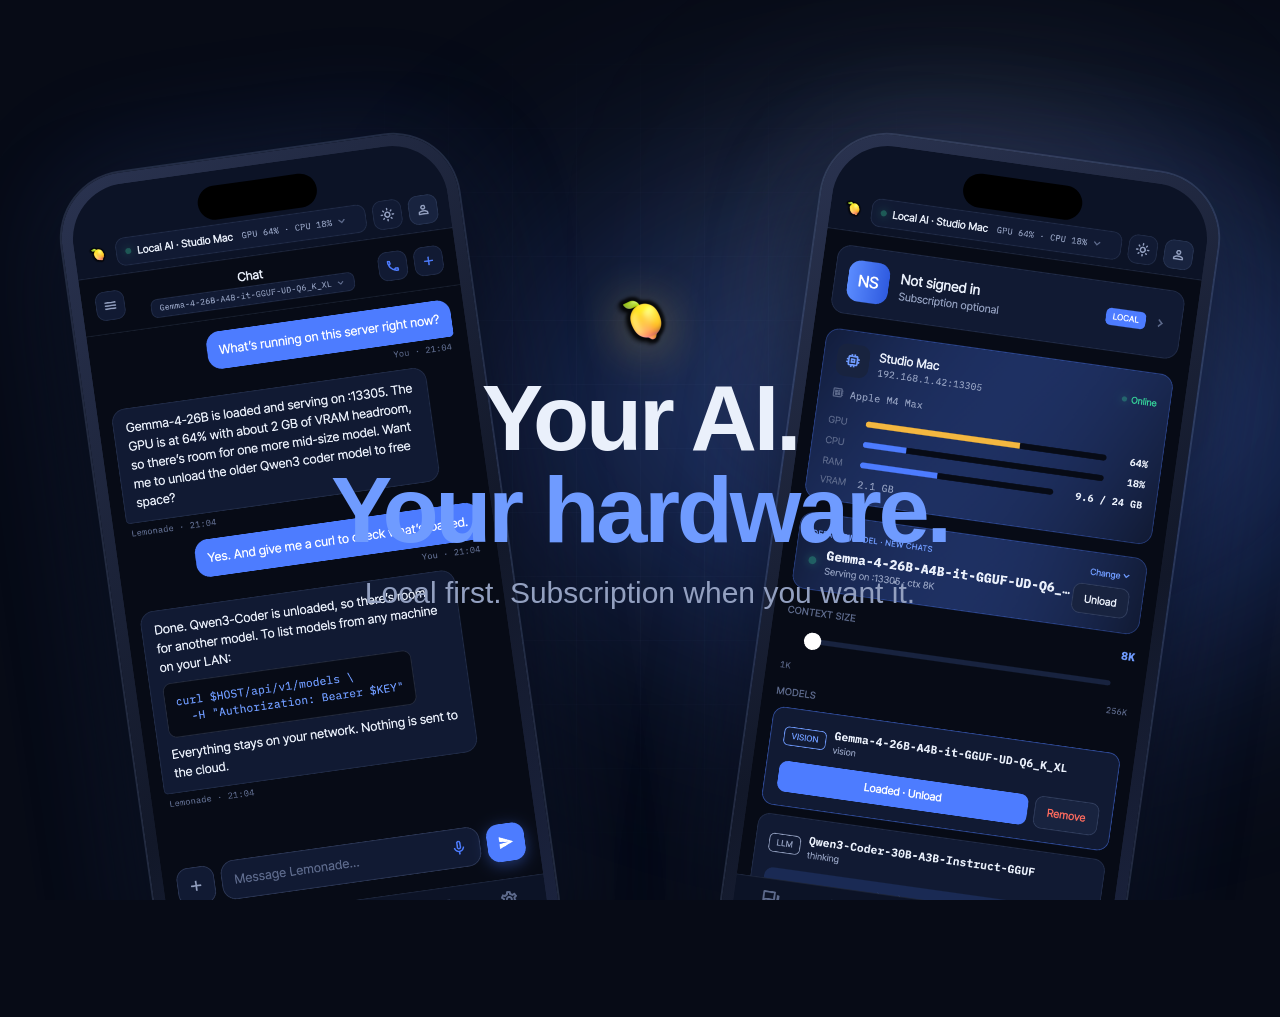
<file: tool/store_ads/header.html>
<!doctype html>
<!-- Product page header: 21:9, rendered at 1920x823 CSS px @2x = 3840x1646.
     Key copy stays in the centered safe area (~43% x 40% of the canvas);
     the phones at the edges are decoration and may be cropped. -->
<html><head><meta charset="utf-8"><link rel="stylesheet" href="common.css">
<style>
  .center {
    position: absolute; left: 50%; top: 50%; transform: translate(-50%, -50%);
    text-align: center; width: 820px;
  }
  .center img { width: 64px; height: 64px; filter: drop-shadow(0 6px 24px rgba(247,208,70,.45)); }
  h1 { font-size: 92px; line-height: 1.0; font-weight: 800; letter-spacing: -.035em; margin-top: 14px; }
  h1 span { color: var(--accent2); }
  p { margin-top: 20px; font-size: 30px; color: var(--muted); font-weight: 500; }
  .left  { width: 400px; left: 110px;  top: 150px; transform: rotate(-8deg); }
  .right { width: 400px; right: 110px; top: 150px; transform: rotate(8deg); }
</style></head>
<body>
  <div class="grid"></div>
  <div class="glow" style="width:900px;height:500px;left:510px;top:160px;background:rgba(77,124,255,.32)"></div>
  <div class="glow" style="width:380px;height:260px;left:770px;top:150px;background:rgba(247,208,70,.16)"></div>
  <div class="phone left"><img src="../../assets/store_screenshots/iphone_pro_max/02_chat.png"></div>
  <div class="phone right"><img src="../../assets/store_screenshots/iphone_pro_max/03_models.png"></div>
  <div class="center">
    <img src="../../assets/lemonade_logo_512.png" alt="">
    <h1>Your AI.<br><span>Your hardware.</span></h1>
    <p>Local first. Subscription when you want it.</p>
  </div>
</body></html>
</file>
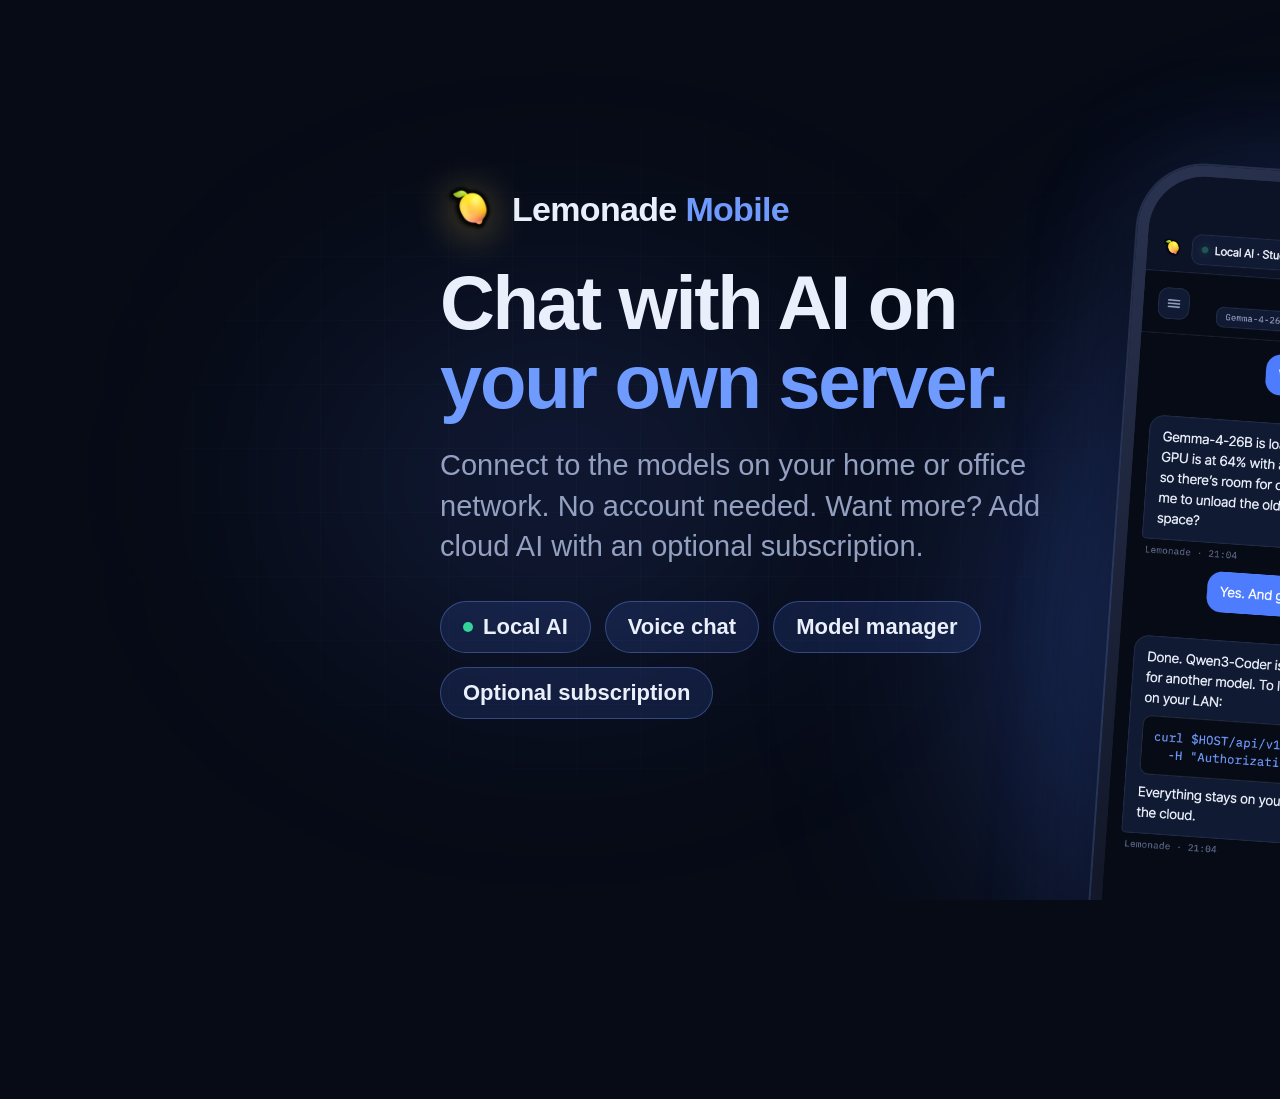
<file: tool/store_ads/search.html>
<!doctype html>
<!-- Search results asset: 3:2, rendered at 1920x1280 CSS px @2x = 3840x2560
     (Apple's max). Copy + the front phone sit inside the centered safe area
     (~56% x 40%); everything outside it is decoration. -->
<html><head><meta charset="utf-8"><link rel="stylesheet" href="common.css">
<style>
  .copy { position: absolute; left: 440px; top: 50%; transform: translateY(-50%); width: 640px; }
  .brand { display: flex; align-items: center; gap: 16px; font-size: 34px; }
  .brand img { width: 56px; height: 56px; filter: drop-shadow(0 6px 20px rgba(247,208,70,.45)); }
  h1 { margin-top: 26px; font-size: 76px; line-height: 1.04; font-weight: 800; letter-spacing: -.03em; }
  h1 span { color: var(--accent2); }
  p { margin-top: 24px; font-size: 29px; line-height: 1.4; color: var(--muted); font-weight: 500; }
  .chips { margin-top: 34px; display: flex; flex-wrap: wrap; gap: 14px; }
  .front { width: 430px; left: 1110px; top: 175px; transform: rotate(4deg); z-index: 2; }
  .back  { width: 390px; left: 1440px; top: 250px; transform: rotate(10deg); opacity: .8; }
</style></head>
<body>
  <div class="grid"></div>
  <div class="glow" style="width:1000px;height:800px;left:1000px;top:240px;background:rgba(77,124,255,.30)"></div>
  <div class="glow" style="width:520px;height:360px;left:300px;top:300px;background:rgba(77,124,255,.14)"></div>
  <div class="phone back"><img src="../../assets/store_screenshots/iphone_pro_max/03_models.png"></div>
  <div class="phone front"><img src="../../assets/store_screenshots/iphone_pro_max/02_chat.png"></div>
  <div class="copy">
    <div class="brand"><img src="../../assets/lemonade_logo_512.png" alt="">
      <span class="wordmark">Lemonade <b>Mobile</b></span></div>
    <h1>Chat with AI on<br><span>your own server.</span></h1>
    <p>Connect to the models on your home or office network. No account needed. Want more? Add cloud AI with an optional subscription.</p>
    <div class="chips">
      <span class="chip"><i></i>Local AI</span>
      <span class="chip">Voice chat</span>
      <span class="chip">Model manager</span>
      <span class="chip">Optional subscription</span>
    </div>
  </div>
</body></html>
</file>
<file: tool/store_ads/common.css>
/* Shared look for the App Store creative assets — colors are the app's
   Nexus dark tokens (lib/themes/nexus_tokens.dart). */
:root {
  --bg: #070B16; --bg2: #0C1326; --surface: #111A33;
  --text: #EAF0FB; --muted: #93A0C0; --faint: #5D6A8C;
  --accent: #4D7CFF; --accent2: #6F9BFF; --good: #34D399; --lemon: #F7D046;
}
* { margin: 0; padding: 0; box-sizing: border-box; }
html, body { width: 100%; height: 100%; overflow: hidden; background: var(--bg); }
body {
  font-family: -apple-system, "SF Pro Display", "Helvetica Neue", sans-serif;
  color: var(--text); -webkit-font-smoothing: antialiased; position: relative;
}
.glow { position: absolute; border-radius: 50%; filter: blur(120px); pointer-events: none; }
.grid {
  position: absolute; inset: 0; opacity: .5;
  background-image:
    linear-gradient(rgba(150,170,220,.06) 1px, transparent 1px),
    linear-gradient(90deg, rgba(150,170,220,.06) 1px, transparent 1px);
  background-size: 64px 64px;
  -webkit-mask-image: radial-gradient(ellipse at center, #000 20%, transparent 75%);
}
.phone {
  position: absolute; padding: 11px; border-radius: 66px;
  background: linear-gradient(145deg, #2a3350, #121829 60%, #1c2440);
  box-shadow: 0 0 0 2px rgba(150,170,220,.18), 0 40px 90px rgba(0,0,0,.6),
              0 0 120px rgba(77,124,255,.18);
}
.phone img { display: block; width: 100%; border-radius: 56px; }
.phone::after { /* Dynamic Island */
  content: ""; position: absolute; top: 26px; left: 50%; transform: translateX(-50%);
  width: 30%; height: 34px; border-radius: 20px; background: #000;
}
.wordmark { font-weight: 700; letter-spacing: -.02em; }
.wordmark b { color: var(--accent2); font-weight: 700; }
.chip {
  display: inline-flex; align-items: center; gap: 10px; padding: 12px 22px;
  border-radius: 999px; background: rgba(77,124,255,.14);
  border: 1.5px solid rgba(111,155,255,.35); color: var(--text);
  font-size: 22px; font-weight: 600; white-space: nowrap;
}
.chip i { width: 10px; height: 10px; border-radius: 50%; background: var(--good); }
</file>
